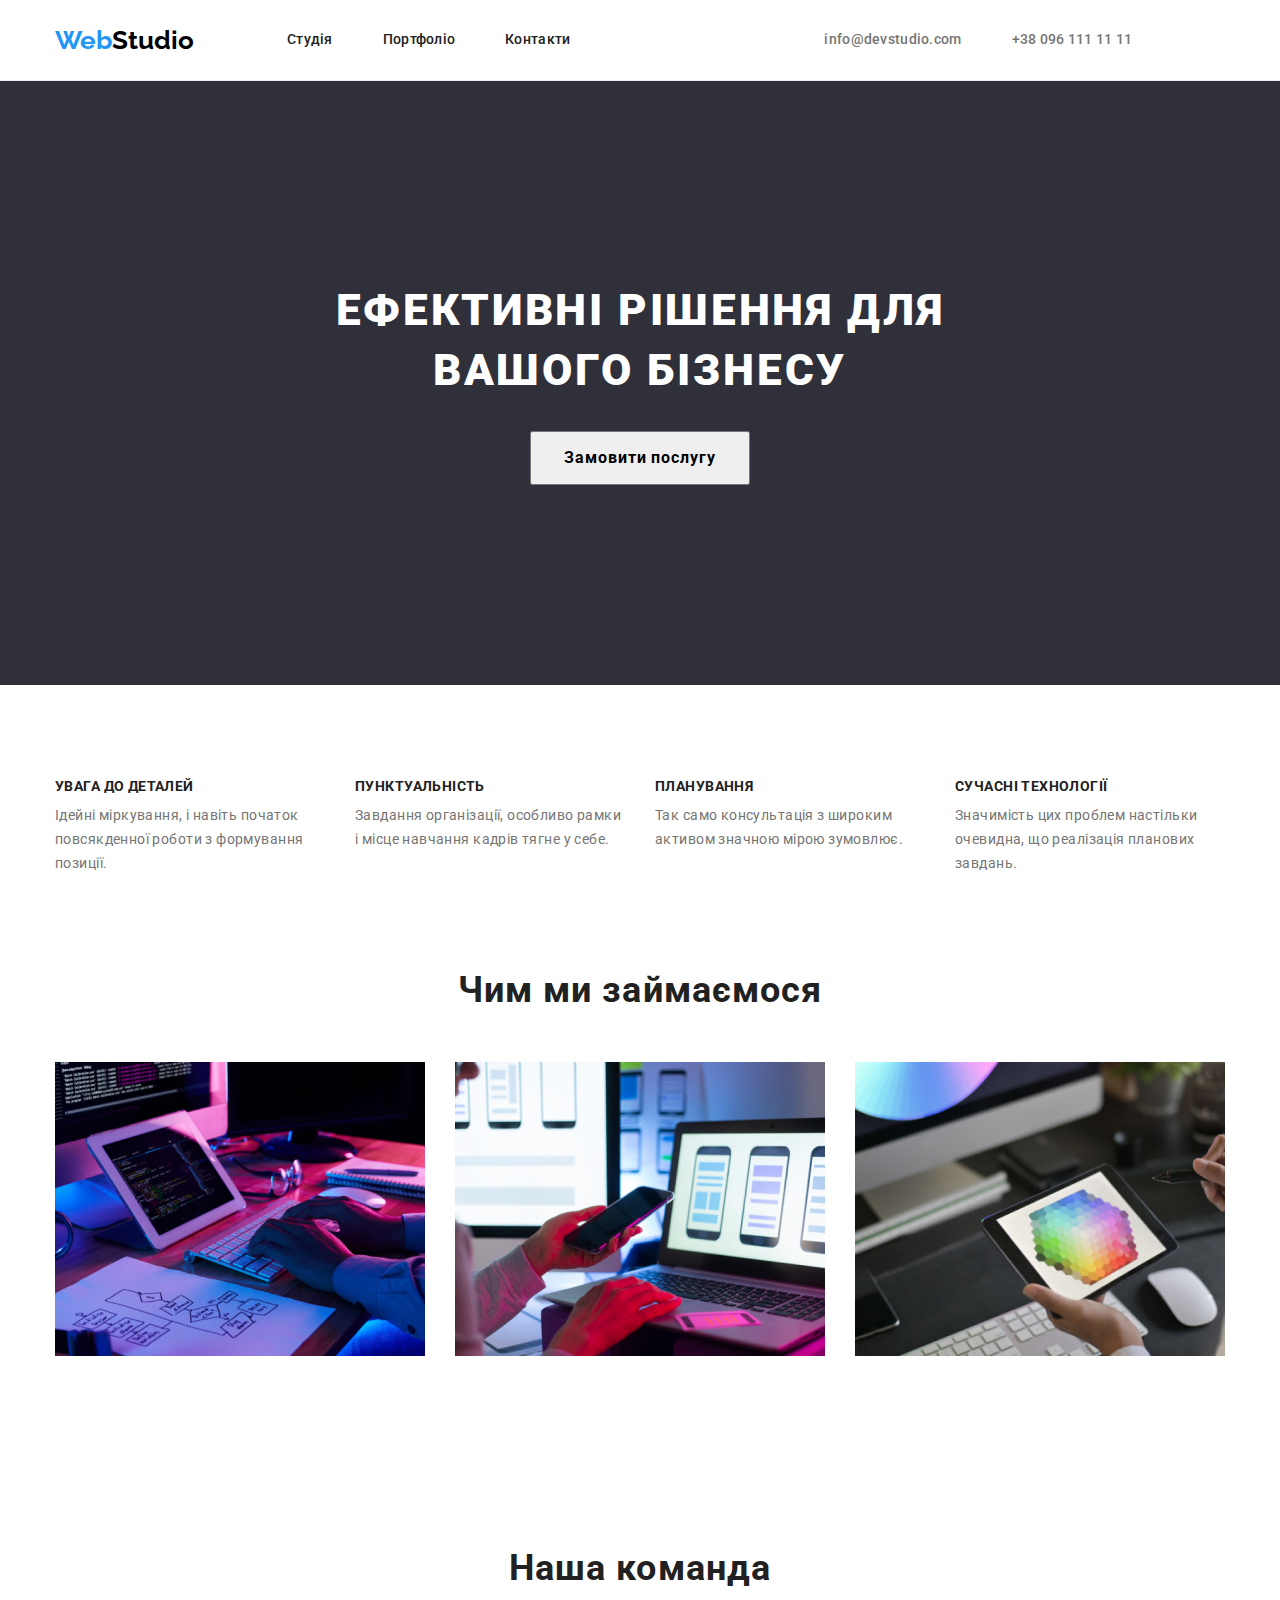
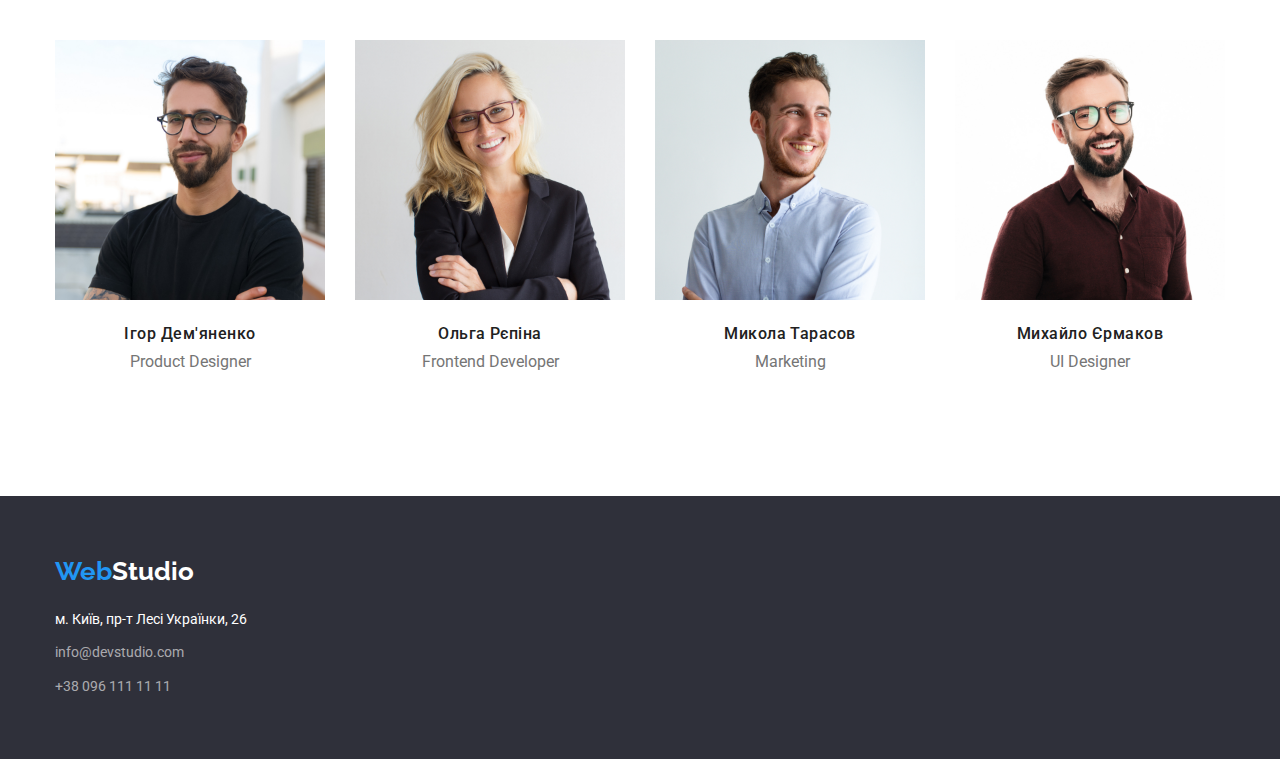
<file: index.html>
<!DOCTYPE html>
<html lang="en">
  <head>
    
    <meta charset="UTF-8" />
    <meta http-equiv="X-UA-Compatible" content="IE=edge" />
    <meta name="viewport" content="width=device-width, initial-scale=1.0" />
    <title>Web Studio</title>
    <link rel="preconnect" href="https://fonts.googleapis.com">
<link rel="preconnect" href="https://fonts.gstatic.com" crossorigin>
<link href="https://fonts.googleapis.com/css2?family=Raleway:wght@700&family=Roboto:wght@400;500;700;900&display=swap" rel="stylesheet">   
<link rel="stylesheet" href="https://cdnjs.cloudflare.com/ajax/libs/modern-normalize/1.1.0/modern-normalize.min.css">

            <link rel="stylesheet" href="./css/styles.css"/>
  </head>

  <body>
    
    <header class="banner">
      <div class="header-container container">
      <a href="/"class="logo-header">
        <span class="first-part">Web</span><span class="last-part">Studio</span></a>
          <nav class="header-nav">  

            <ul class="nav-list list">
              <li class="header-nav-item">
                <a href="" class="header-nav-studio link">Студія</a></li>
              <li class="header-nav-item">
                <a href="./portfolio.html"class="header-nav-link link">Портфоліо</a></li>
              <li class="header-nav-item">
                <a href="" class="header-nav-link link">Контакти</a></li>
            <div class="header-group">
              <li><a class="link-contacts link" href="#info@devstudio.com">info@devstudio.com</a></li>
              <li><a class="link-contacts link" href="#+380961111111">+38 096 111 11 11</a></li>
            </div>
            </ul>
           </nav>
          </div>
    </header>
      
  
        <main>
          
      <section class="hero ">
        <div class="container">
        <h1 class="hero-text">Ефективні рішення для <br> вашого бізнесу</h1>
        <button class="header-btn btn" type="button">Замовити послугу</button>
        </div>
      </section>
    
      <section class="details">
        <div class="text-container">
        <ul class="items-text list">
          <li class="desc">
            <h3 class="items">УВАГА ДО ДЕТАЛЕЙ</h3>

            <p class="items-text">
              Ідейні міркування, і навіть початок повсякденної роботи з
              формування позиції.
            </p>
          </li>
          <li class="desc">
            <h3 class="items ">ПУНКТУАЛЬНІСТЬ</h3>
            <p class="items-text ">
              Завдання організації, особливо рамки і місце навчання кадрів тягне
              у себе.
            </p>
          </li>
          <li class="desc">
            <h3 class="items">ПЛАНУВАННЯ</h3>
            <p class="items-text">
              Так само консультація з широким активом значною мірою зумовлює.
            </p>
            </li>
            <li class="desc">
            <h3 class="items">СУЧАСНІ ТЕХНОЛОГІЇ</h3>
            <p class="items-text">
              Значимість цих проблем настільки очевидна, що реалізація планових
              завдань.
            </p>
          </li>
        </ul>
        </div>
      </section>
    
     
      <section class="user">
        <div class="container">
        <h2 class="lead ">Чим ми займаємося</h2>
        <ul class="lead-img list">
          <li class="picture"><img src="img/img.jpg" width="370" alt="фото1" /></li>
          <li class="picture"><img src="img/img1.jpg" width="370" alt="фото2" /></li>
          <li class="picture"><img src="img/img2.jpg" width="370" alt="фото3" /></li>
        </ul>
        </div>
      </section>
  
  
      <section class="our-comanda">
        <div class="container">
        <h2 class="lead ">Наша команда</h2>
        <ul class="lead-img list">
          <li class="foto">
            <img src="img/Ihor.jpg" width="270" alt="Ігор" />
            <div class="team-img">
            <h3 class="comanda">Ігор Дем'яненко</h3>
            <p class="profession">Product Designer</p>
            </div>
          </li>
          <li class="foto">
            <img src="img/Olha.jpg" width="270" alt="Ольга" />
            <div class="team-img">
            <h3 class="comanda">Ольга Рєпіна</h3>
            <p class="profession">Frontend Developer</p>
            </div>
          </li>
          <li class="foto">
            <img src="img/Mikola.jpg" width="270" alt="Микола" />
            <div class="team-img">
            <h3 class="comanda">Микола Тарасов</h3>
            <p class="profession">Marketing</p>
            </div>
          </li>
          <li class="foto">
            <img src="img/Pavlo.jpg" width="270" alt="Михайло" />
            <div class="team-img">
            <h3 class="comanda">Михайло Єрмаков</h3>
            <p class="profession">UI Designer</p>
            </div>
          </li>
        </ul>
        </div>
      </section>
  
    </main>
    
    
      <footer class="floor">
        <div class="container-footer">
        <a href="/"class="logotip logo">
          <span class="first-part">Web</span><span class="second-part">Studio</span></a>
        <address>
          <ul class="address-contacts list">
            <li class="contact">
              <a class="home-contacts link"
                href="https://goo.gl/maps/BV1FCmBbSdYmjKrC9"
                target="_blank"
                rel="noopener noreferrer nofollows"
                >м. Київ, пр-т Лесі Українки, 26</a
              >
            </li>
    
              <li class="contact"><a class="mail-contacts link" href="#info@devstudio.com">info@devstudio.com</a></li>
              <li class="contact"><a class="mail-contacts link" href="#+380961111111">+38 096 111 11 11</a></li>
            </ul>
       </address>
        </div>
    </footer>
  
  </body>
</html>
</file>
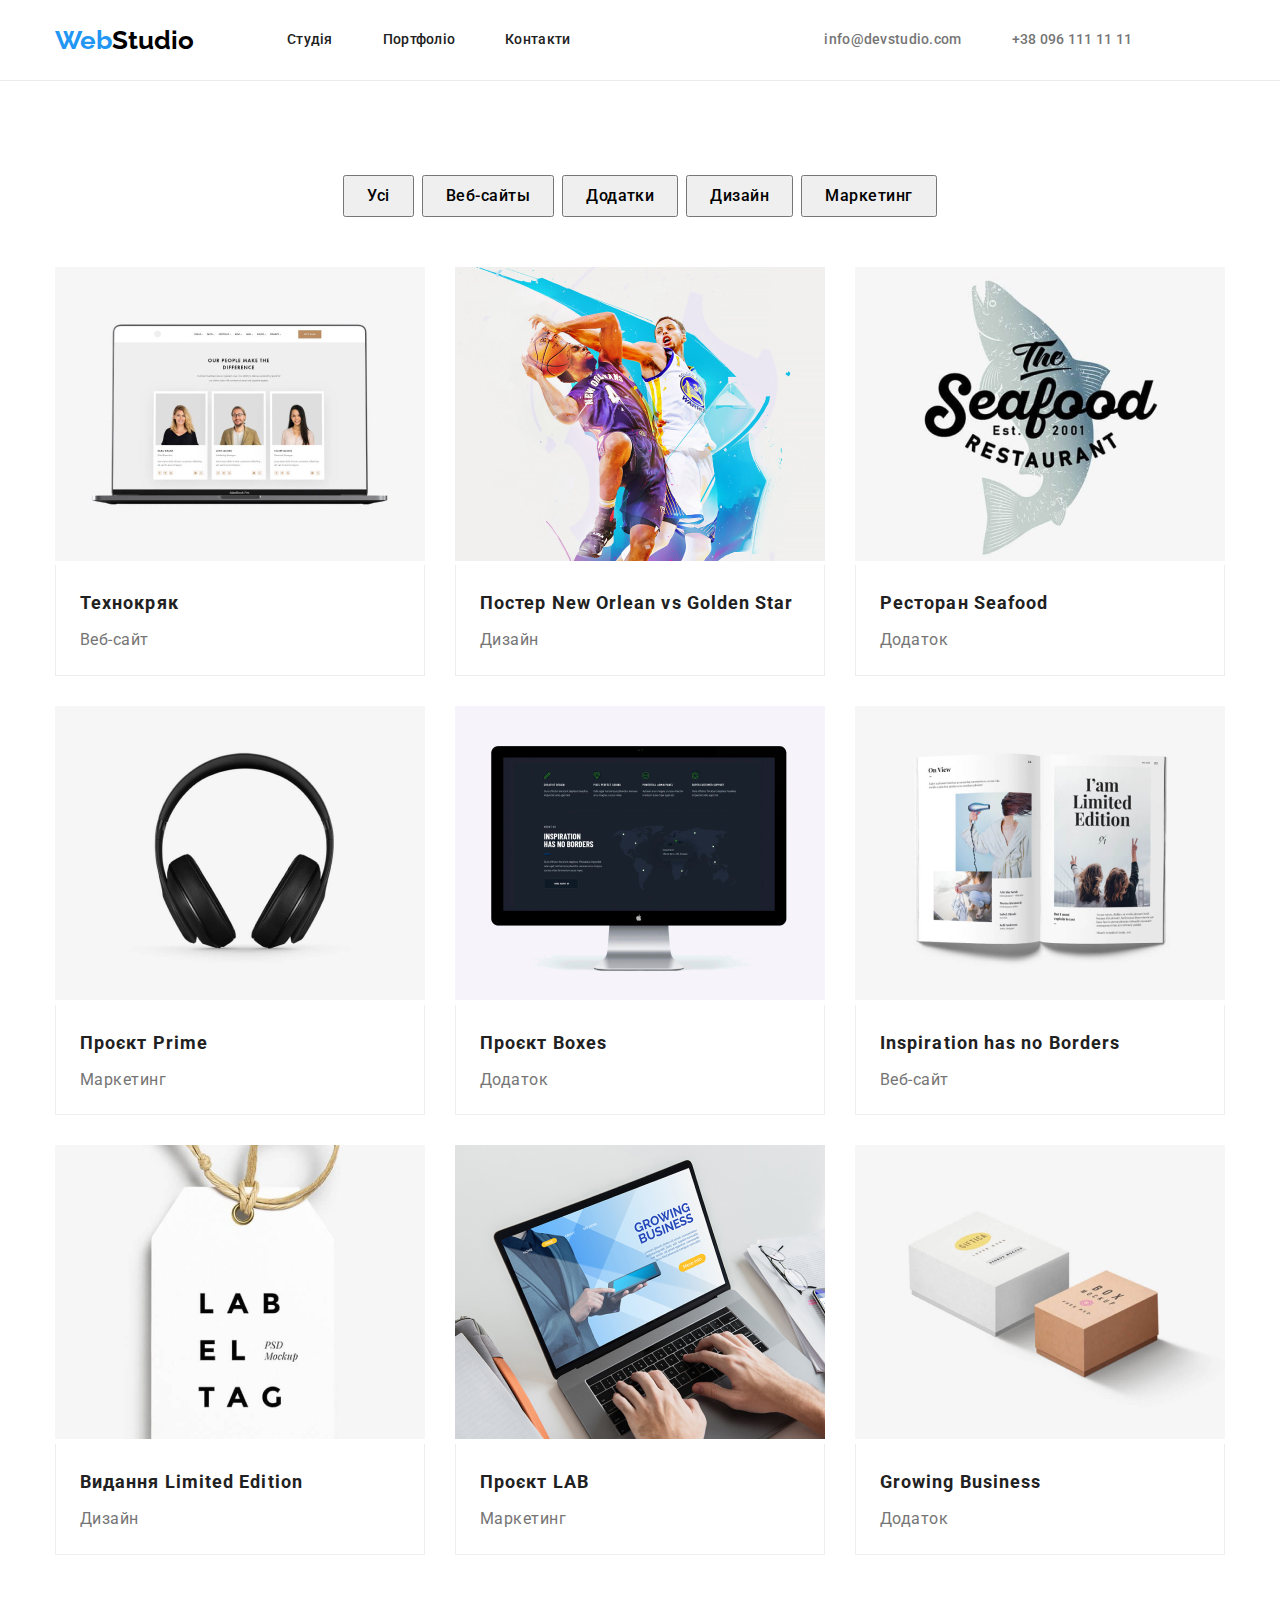
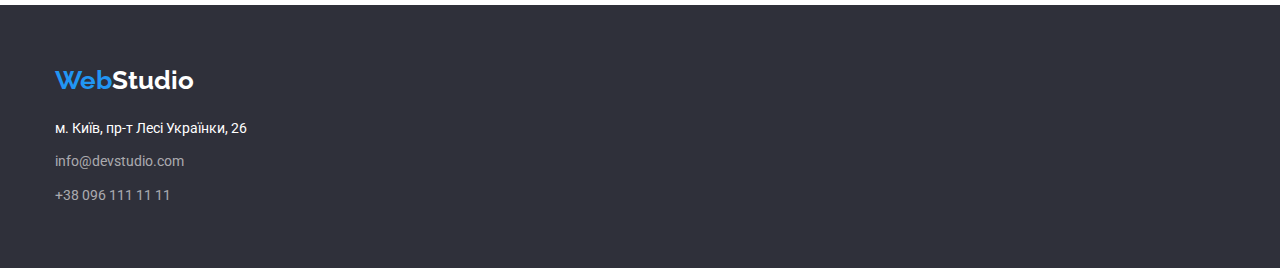
<file: portfolio.html>
<!DOCTYPE html>
<html lang="en">
  <head>
    <meta charset="UTF-8" />
    <meta http-equiv="X-UA-Compatible" content="IE=edge" />
    <meta name="viewport" content="width=device-width, initial-scale=1.0" />
    <title>Portfolio</title>
    <link rel="preconnect" href="https://fonts.googleapis.com">
<link rel="preconnect" href="https://fonts.gstatic.com" crossorigin>
<link href="https://fonts.googleapis.com/css2?family=Raleway:wght@700&family=Roboto:wght@400;500;700;900&display=swap" rel="stylesheet">
<link rel="stylesheet" href="https://cdnjs.cloudflare.com/ajax/libs/modern-normalize/1.1.0/modern-normalize.min.css">

    <link rel="stylesheet" href="./css/styles.css" />
  </head>

  <body>
    
    <header class="banner">
      <div class="header-container container">
      <a href="/"class="logo-header">
        <span class="first-part">Web</span><span class="last-part">Studio</span></a>
          <nav class="header-nav">  
            <ul class="nav-list list">
              <li class="header-nav-item">
                <a href="./index.html" class="header-nav-studio link">Студія</a></li>
              <li class="header-nav-item">
                <a href=""class="header-nav-link link">Портфоліо</a></li>
              <li class="header-nav-item">
                <a href="" class="header-nav-link link">Контакти</a></li>
            <div class="header-group">
              <li><a class="link-contacts link" href="#info@devstudio.com">info@devstudio.com</a></li>
              <li><a class="link-contacts link" href="#+380961111111">+38 096 111 11 11</a></li>
            </div>
            </ul>
           </nav>
          </div>
    </header>
    <main>
      <section class="buttons">
        <div class="container">
      <ul class="hero-header-btn list">
        <li class="tin-tack"><button class="hero-btn btn" type="button">Усі</button></li>
        <li class="tin-tack"><button class="hero-btn btn" type="button">Веб-сайты</button></li>
        <li class="tin-tack"><button class="hero-btn btn" type="button">Додатки</button></li>
        <li class="tin-tack"><button class="hero-btn btn" type="button">Дизайн</button></li> 
        <li class="tin-tack"><button class="hero-btn btn" type="button">Маркетинг</button></li>
    </ul>
      
      
        
      <ul class="aboute-list list">
        <li class="item-portfolio">
          <img src="img2/img (7).jpg" alt="фото1" />
          <div class="wrapper-img">
          <h2 class="aboute-title">Технокряк</h2>
          <p class="about-title-after">Веб-сайт</p>
        </div>
        </li>
        <li class="item-portfolio">
          <img src="img2/img (8).jpg" alt="фото2"/>

          <div class="wrapper-img">
          <h2 class="aboute-title">Постер New Orlean vs Golden Star</h2>
          <p class="about-title-after ">Дизайн</p>
          </div>
        </li>
        <li class="item-portfolio">
          <img src="img2/img (9).jpg" alt="фото3" />
          <div class="wrapper-img">
          <h2 class="aboute-title">Ресторан Seafood</h2>
          <p class="about-title-after ">Додаток</p>
          </div>
        </li>
        <li class="item-portfolio">
          <img src="img2/img (10).jpg" alt="фото4" />
          <div class="wrapper-img">
          <h2 class="aboute-title">Проєкт Prime</h2>
          <p class="about-title-after">Маркетинг</p>
          </div>
        </li>
        <li class="item-portfolio">
          <img src="img2/img (11).jpg" alt="фото5" />
          <div class="wrapper-img">
          <h2 class="aboute-title">Проєкт Boxes</h2>
          <p class="about-title-after">Додаток</p>
          </div>
        </li>
        <li class="item-portfolio">
          <img src="img2/img (12).jpg" alt="фото6" />
          <div class="wrapper-img">
          <h2 class="aboute-title">Inspiration has no Borders</h2>
          <p class="about-title-after">Веб-сайт</p>
          </div>
        </li>
        <li class="item-portfolio">
          <img src="img2/img (13).jpg" alt="фото7" />
          <div class="wrapper-img">
          <h2 class="aboute-title">Видання Limited Edition</h2>
          <p class="about-title-after">Дизайн</p>
          </div>
        </li>
        <li class="item-portfolio">
          <img src="img2/img (14).jpg" alt="фото8" />
          <div class="wrapper-img">
          <h2 class="aboute-title">Проєкт LAB</h2>
          <p class="about-title-after">Маркетинг</p>
          </div>
        </li>
        <li class="item-portfolio">
          <img src="img2/img (15).jpg" alt="фото9" />
          <div class="wrapper-img">
          <h2 class="aboute-title">Growing Business</h2>
          <p class="about-title-after">Додаток</p>
          </div>
        </li>
      </ul>
    </div>
    </section>
  </main>
  <footer class="floor">
    <div class="container-footer">
    <a href="/"class="logotip logo">
      <span class="first-part">Web</span><span class="second-part">Studio</span></a>
    <address>
      <ul class="address-contacts list">
        <li class="contact">
          <a class="home-contacts link"
            href="https://goo.gl/maps/BV1FCmBbSdYmjKrC9"
            target="_blank"
            rel="noopener noreferrer nofollows"
            >м. Київ, пр-т Лесі Українки, 26</a
          >
        </li>

          <li class="contact"><a class="mail-contacts link" href="#info@devstudio.com">info@devstudio.com</a></li>
          <li class="contact"><a class="mail-contacts link" href="#+380961111111">+38 096 111 11 11</a></li>
        </ul>
   </address>
    </div>
</footer>
  </body>
</html>
</file>
<file: css/styles.css>
/*GENERAL STYLES*/
html {
    box-sizing: border-box;
}
*,
*::before,
*::after {
    box-sizing: inherit;
}
h1,
h2,
h3,
h4,
h5,
h6,
ul,
p
{
    margin: 0;
}

:root {
    
    --second-font: 'Raleway', sans-serif;
    --accent-color: #2196F3;
    --main-color: #212121;
    --second-color: #757575;
    --third-color: #FFFFFF;
}

body {
    font-family:'Roboto', sans-serif;
}


     .logo {
font-family: var(--second-font);
font-weight: 700;
font-size: 26px;
line-height: 1.19;
text-decoration: none;



}
.logo-header {
    font-family: var(--second-font);
font-weight: 700;
font-size: 26px;
line-height: 1.19;
text-decoration: none;
margin-right: 93px;

}


.first-part {
    color: var(--accent-color);
}
.last-part {
   color: #000; 
} 
.second-part {
    color: #FFFFFF;
}
.list {
    list-style: none;
}
.link { 
    text-decoration: none;

}

.link:hover, .link:focus {
    color: var(--accent-color);
   
}
.menu {
    display: flex;
}

.nav-list {
    display: flex;
    align-items: center;
    gap: 50px;
    padding-left: 0;
    margin-top: 0;
    margin-bottom: 0;
    
    
}

.nav-list:last-child {
    margin-right: 0;
}
.header-container {
    display: flex;
    align-items: center;
    margin-right: 0;
    
      
    
}

.banner {
    border-bottom: 1px solid #ECECEC;
}
.buttons {
    padding-top: 94px;
    padding-bottom: 50px;
}
.header-group {
    display: flex;
    
margin-left: 204px;
    gap: 50px;
}

    

.header-nav-link  {
font-weight: 500;
font-size: 14px;
line-height: 1.14;
letter-spacing: 0.02em;
color: var(--main-color);
display: block;
padding-top: 32px;
padding-bottom: 32px;

       }

.header-nav-studio {
  
font-weight: 500;
font-size: 14px;
line-height: 1.14;
letter-spacing: 0.02em;

color: var( --main-color);
display: block;
padding-top: 32px;
padding-bottom: 32px;

}
.link-contacts {
    font-style: normal;
font-weight: 500;
font-size: 14px;
line-height: 1.14;
letter-spacing: 0.02em;

color: #757575;
display: block;
padding-top: 32px;
padding-bottom: 32px;
}
.link-tel  {
    font-style: normal;
font-weight: 500;
font-size: 14px;
line-height: 1.14;
letter-spacing: 0.02em;
color: var(--second-color);
padding-top: 32px;
padding-bottom: 32px;
}
.header-btn {
    font-family: 'Roboto';
font-style: normal;
font-weight: 700;
    font-size: 16px;
    line-height: 1.87;
    letter-spacing: 0.06em;
    display: inline-block;
    padding: 10px 32px;
    margin-top: 30px;
}
.btn:hover, .btn:focus {
cursor:pointer;
list-style: none;
background: #2196F3;
}

.hero-text {
    font-weight: 900;
font-size: 44px;
line-height: 1.36;
text-align: center;
letter-spacing: 0.06em;
text-transform: uppercase;
color: var(--third-color);
max-width: 696px;
margin-left: auto;
margin-right: auto;



}
.hero {
    background: #2F303A;
    padding-top: 200px;
    padding-bottom: 200px;


}
.desc {
    width: 270px;

}

.items {
    font-weight: 700;
font-size: 14px;
line-height: 1.14;
letter-spacing: 0.03em;
text-transform: uppercase;
color: var(--main-color);
margin-top: 0;
    margin-bottom: 10px;
}


.details {
    padding-top: 94px;  
}

.items-text {
    
font-size: 14px;
line-height: 1.71;
letter-spacing: 0.03em;
color: var(--second-color);

margin-top: 0;
margin-bottom: 0;
padding-left: 0;


}
.items-text {
    display: flex;
    gap: 30px;
    
    
}
.lead-img {
    display: flex;
    gap: 30px;
   margin-top: 0;
   margin-bottom: 0;
   padding-left: 0;
}
.lead {
    

font-size: 36px;
line-height: 1.16;
text-align: center;
letter-spacing: 0.03em;
color: var(--main-color);
margin-top: 0;
margin-bottom: 50px;

}
.user {
    padding-top: 94px;
padding-bottom: 94px;
}

.comanda {
    
font-size: 16px;
line-height: 1.18;
font-weight: 500;
text-align: center;
letter-spacing: 0.03em;
color: var(--main-color);
padding: 10px;

}
.our-comanda {
    padding-top: 94px;
    padding-bottom: 94px;
}
.profession {
font-size: 16px;
line-height: 1.18;
color: #757575;

}

.home-contacts {
font-style: normal;
font-size: 14px;
line-height: 24px;
color: #FFFFFF;
padding-left: 0;
margin-bottom: 9px;

}

.aboute-title {
font-weight: 700;
font-size: 18px;
line-height: 2;
letter-spacing: 0.06em;
color: var(--main-color);
margin-bottom: 4px;

}
.about-title-after {
font-size: 16px;
line-height: 1.87;
letter-spacing: 0.03em;
color: var(--second-color);

}

.floor {

background: #2F303A;

padding-top: 60px;
padding-bottom: 60px;


}

.mail-contacts  {

font-size: 14px;
line-height: 1.71;
color: rgba(255, 255, 255, 0.6);
margin-top: 9px;


}


.hero-header-btn .btn {
font-weight: 500;
font-size: 16px;
line-height:1.62;
letter-spacing: 0.03em;
font-family:inherit;

}
.hero-header-btn {
    display: flex;
justify-content: center;
gap: 8px;
margin-bottom: 50px;
padding-left: 0;

}
.tin-tack {
    

}

.container {
    margin-left: auto;
    margin-right: auto;
    padding-left: 15px;
    padding-right: 15px;   
    width: 1200px;
    text-align: center;

}
.aboute-list {
    display: flex;
    flex-wrap: wrap;
   gap: 30px;
   padding-left: 0;
   margin-top: 0;
   margin-bottom: 0;
   
}

.item-portfolio {
    display: block;
    width: 370px;

}
.aboute-list:nth-child(3n)
{
    margin-right: 0;
}
.wrapper-img {
    padding: 20px 24px;
    border: 1px solid #EEEEEE;
    border-top: none;
    text-align: left;
}
.picture {
    display: block;
    flex-basis: calc((100%-60px)/3);
}
.foto {
    display: block;
    flex-basis: calc((100%-90px)/4);
}



.address-contacts {
    font-style: normal;
    font-size: 14px;
    line-height: 24px;
    color: #FFFFFF;
    padding-left: 0;
   
    
}
    
    
.team-img {
    padding-bottom: 30px;
    padding-top: 10px;
}

.hero-btn{
    display: inline-block;
   padding: 6px 22px;
}
.text-container {
    margin-left: auto;
    margin-right: auto;
    padding-left: 15px;
    padding-right: 15px;   
    width: 1200px;
    
}
.logotip {
    margin-bottom: 20px;
    display: block;
}
.container-footer {
    margin-left: auto;
    margin-right: auto;
    padding-left: 15px;
    padding-right: 15px;   
    width: 1200px;
   
    
}
.contact {
    margin-bottom: 9px;
}
.contact:last-child {
    margin-bottom: 0;
}
</file>
